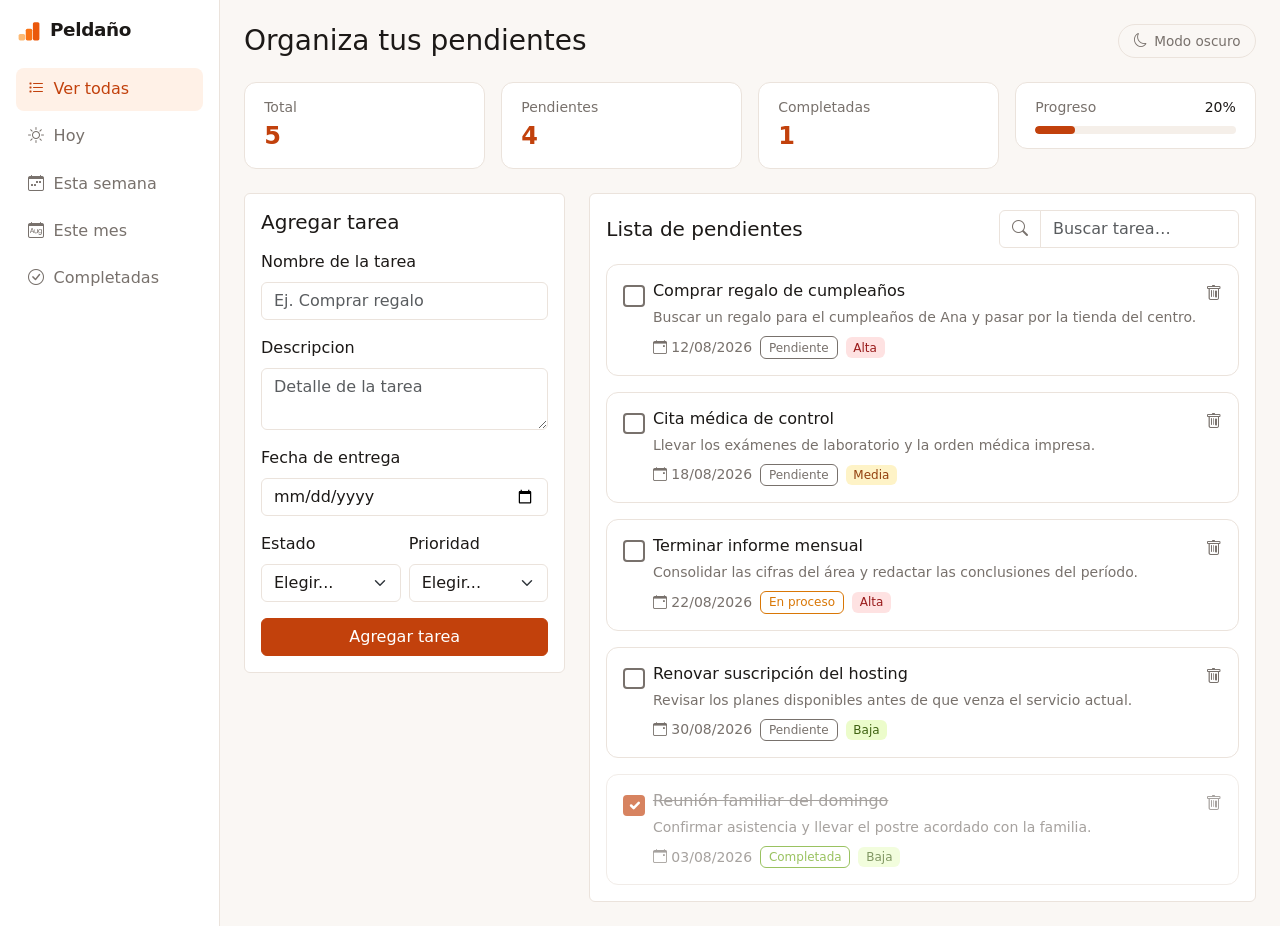
<file: index.html>
<!DOCTYPE html>
<html lang="es" data-bs-theme="light">
<head>
  <meta charset="UTF-8">
  <meta name="viewport" content="width=device-width, initial-scale=1.0">
  <title>Peldaño · Planificador de tareas</title>


  <link rel="icon" type="image/svg+xml"
        href="data:image/svg+xml,<svg xmlns='http://www.w3.org/2000/svg' viewBox='0 0 40 40'><rect x='4' y='26' width='10' height='10' rx='2.5' fill='%23fdba74'/><rect x='15' y='18' width='10' height='18' rx='2.5' fill='%23f97316'/><rect x='26' y='8' width='10' height='28' rx='2.5' fill='%23ea580c'/></svg>">


  <link href="https://cdn.jsdelivr.net/npm/bootstrap@5.3.3/dist/css/bootstrap.min.css" rel="stylesheet">

  <link rel="stylesheet" href="https://cdn.jsdelivr.net/npm/bootstrap-icons@1.11.3/font/bootstrap-icons.css">


  <link rel="stylesheet" href="css/styles.css">
</head>
<body>

  <div class="d-flex">


    <aside class="sidebar p-3">
      <div class="logo d-flex align-items-center gap-2 mb-4">
        <svg width="26" height="26" viewBox="0 0 40 40" role="img" aria-label="Peldaño">
          <rect x="4"  y="26" width="10" height="10" rx="2.5" fill="var(--logo-1)"/>
          <rect x="15" y="18" width="10" height="18" rx="2.5" fill="var(--logo-2)"/>
          <rect x="26" y="8"  width="10" height="28" rx="2.5" fill="var(--logo-3)"/>
        </svg>
        <span class="logo-texto">Peldaño</span>
      </div>

      <nav class="d-flex flex-column gap-1">
        <a href="#" class="sidebar-link active">
          <i class="bi bi-list-task"></i> Ver todas
        </a>
        <a href="#" class="sidebar-link">
          <i class="bi bi-sun"></i> Hoy
        </a>
        <a href="#" class="sidebar-link">
          <i class="bi bi-calendar-week"></i> Esta semana
        </a>
        <a href="#" class="sidebar-link">
          <i class="bi bi-calendar-month"></i> Este mes
        </a>
        <a href="#" class="sidebar-link">
          <i class="bi bi-check-circle"></i> Completadas
        </a>
      </nav>
    </aside>


    <main class="flex-grow-1 p-4">


      <div class="d-flex justify-content-between align-items-center mb-4">
        <h1 class="h3 mb-0">Organiza tus pendientes</h1>
        <button type="button" class="dark-mode-toggle" id="btnTema">
          <i class="bi bi-moon" id="iconoTema"></i> <span id="textoTema">Modo oscuro</span>
        </button>
      </div>


      <div class="row g-3 mb-4">
        <div class="col-6 col-md-4 col-lg-3">
          <div class="stat-card">
            <div class="text-muted small">Total</div>
            <div class="stat-value" id="statTotal">0</div>
          </div>
        </div>
        <div class="col-6 col-md-4 col-lg-3">
          <div class="stat-card">
            <div class="text-muted small">Pendientes</div>
            <div class="stat-value" id="statPendientes">0</div>
          </div>
        </div>
        <div class="col-6 col-md-4 col-lg-3">
          <div class="stat-card">
            <div class="text-muted small">Completadas</div>
            <div class="stat-value" id="statCompletadas">0</div>
          </div>
        </div>


        <div class="col-12 col-lg-3">
          <div class="stat-card">
            <div class="d-flex justify-content-between align-items-baseline">
              <span class="text-muted small">Progreso</span>
              <span class="small fw-medium" id="statProgresoLabel">0%</span>
            </div>
            <div class="progress mt-2" style="height: 8px;" id="statProgressBarContainer"
                 role="progressbar" aria-label="Progreso de tareas completadas"
                 aria-valuenow="0" aria-valuemin="0" aria-valuemax="100">
              <div class="progress-bar" id="statProgressBar" style="width: 0%"></div>
            </div>
          </div>
        </div>
      </div>

      <div class="row g-4">


        <div class="col-12 col-md-4">
          <div class="card">
            <div class="card-body">
              <h2 class="h5 card-title mb-3">Agregar tarea</h2>

  
              <div id="formAlert" class="alert alert-danger d-none" role="alert">
                <div class="d-flex gap-2">
                  <i class="bi bi-exclamation-triangle-fill"></i>
                  <div>
                    <strong class="d-block">Revisa el formulario</strong>
                    <ul id="formAlertList" class="mb-0 ps-3 small"></ul>
                  </div>
                </div>
              </div>

              <!-- Alerta de exito -->
              <div id="formSuccess" class="alert alert-success d-none" role="alert">
                <i class="bi bi-check-circle-fill"></i> Datos validos. Tarea lista para registrarse.
              </div>

              <form id="newTaskForm" novalidate>

                <div class="mb-3">
                  <label for="newTaskNameInput" class="form-label">Nombre de la tarea</label>
                  <input type="text" class="form-control" id="newTaskNameInput"
                         placeholder="Ej. Comprar regalo">
                </div>

                <div class="mb-3">
                  <label for="newTaskDescriptionInput" class="form-label">Descripcion</label>
                  <textarea class="form-control" id="newTaskDescriptionInput" rows="2"
                            placeholder="Detalle de la tarea"></textarea>
                </div>

                <div class="mb-3">
                  <label for="newTaskDueDateInput" class="form-label">Fecha de entrega</label>
                  <input type="date" class="form-control" id="newTaskDueDateInput">
                </div>

                <div class="row g-2 mb-3">
                  <div class="col-6">
                    <label for="newTaskStatusInput" class="form-label">Estado</label>
                    <select class="form-select" id="newTaskStatusInput">
                      <option value="">Elegir...</option>
                      <option value="pendiente">Pendiente</option>
                      <option value="proceso">En proceso</option>
                      <option value="completada">Completada</option>
                    </select>
                  </div>
                  <div class="col-6">
                    <label for="newTaskPriorityInput" class="form-label">Prioridad</label>
                    <select class="form-select" id="newTaskPriorityInput">
                      <option value="">Elegir...</option>
                      <option value="alta">Alta</option>
                      <option value="media">Media</option>
                      <option value="baja">Baja</option>
                    </select>
                  </div>
                </div>

                <button type="submit" class="btn btn-primary w-100">Agregar tarea</button>
              </form>
            </div>
          </div>
        </div>


        <div class="col-12 col-md-8">
          <div class="card">
            <div class="card-body">
              <div class="d-flex flex-wrap justify-content-between align-items-center gap-2 mb-3">
                <h2 class="h5 card-title mb-0">Lista de pendientes</h2>


                <div class="input-group buscador">
                  <span class="input-group-text"><i class="bi bi-search"></i></span>
                  <input type="search" class="form-control" placeholder="Buscar tarea…"
                         aria-label="Buscar tarea">
                </div>
              </div>

              <div id="listaTareas" class="d-flex flex-column gap-3">

                
                <div class="estado-vacio text-center py-5">
                  <i class="bi bi-clipboard-check"></i>
                  <p class="h6 mt-3 mb-1">Aun no tienes tareas</p>
                  <p class="text-muted small mb-0">Registra tu primera tarea en el formulario de la izquierda.</p>
                </div>



                <div class="card task-card">
                  <div class="card-body">
                    <div class="d-flex align-items-start gap-2">
                      <input class="form-check-input mt-1 flex-shrink-0" type="checkbox">
                      <div class="flex-grow-1">

                        <!-- Fila superior: nombre + acciones -->
                        <div class="d-flex justify-content-between align-items-start gap-2">
                          <h3 class="h6 mb-1">Comprar regalo de cumpleaños</h3>
                          <div class="d-flex gap-2 flex-shrink-0">
                            <i class="bi bi-pencil" role="button" title="Editar"></i>
                            <i class="bi bi-trash" role="button" title="Eliminar"></i>
                          </div>
                        </div>

         
                        <p class="small text-muted mb-2">Buscar un regalo para el cumpleaños de Ana y pasar por la tienda del centro.</p>


                        <div class="d-flex flex-wrap align-items-center gap-2">
                          <small class="text-muted"><i class="bi bi-calendar-event"></i> 12/08/2026</small>
                          <span class="badge badge-estado estado-pendiente">Pendiente</span>
                          <span class="badge badge-prioridad prioridad-alta">Alta</span>
                        </div>

                      </div>
                    </div>
                  </div>
                </div>


                <div class="card task-card">
                  <div class="card-body">
                    <div class="d-flex align-items-start gap-2">
                      <input class="form-check-input mt-1 flex-shrink-0" type="checkbox">
                      <div class="flex-grow-1">
                        <div class="d-flex justify-content-between align-items-start gap-2">
                          <h3 class="h6 mb-1">Cita médica de control</h3>
                          <div class="d-flex gap-2 flex-shrink-0">
                            <i class="bi bi-pencil" role="button" title="Editar"></i>
                            <i class="bi bi-trash" role="button" title="Eliminar"></i>
                          </div>
                        </div>
                        <p class="small text-muted mb-2">Llevar los exámenes de laboratorio y la orden médica impresa.</p>
                        <div class="d-flex flex-wrap align-items-center gap-2">
                          <small class="text-muted"><i class="bi bi-calendar-event"></i> 18/08/2026</small>
                          <span class="badge badge-estado estado-pendiente">Pendiente</span>
                          <span class="badge badge-prioridad prioridad-media">Media</span>
                        </div>
                      </div>
                    </div>
                  </div>
                </div>

       
                <div class="card task-card">
                  <div class="card-body">
                    <div class="d-flex align-items-start gap-2">
                      <input class="form-check-input mt-1 flex-shrink-0" type="checkbox">
                      <div class="flex-grow-1">
                        <div class="d-flex justify-content-between align-items-start gap-2">
                          <h3 class="h6 mb-1">Terminar informe mensual</h3>
                          <div class="d-flex gap-2 flex-shrink-0">
                            <i class="bi bi-pencil" role="button" title="Editar"></i>
                            <i class="bi bi-trash" role="button" title="Eliminar"></i>
                          </div>
                        </div>
                        <p class="small text-muted mb-2">Consolidar las cifras del área y redactar las conclusiones del período.</p>
                        <div class="d-flex flex-wrap align-items-center gap-2">
                          <small class="text-muted"><i class="bi bi-calendar-event"></i> 22/08/2026</small>
                          <span class="badge badge-estado estado-proceso">En proceso</span>
                          <span class="badge badge-prioridad prioridad-alta">Alta</span>
                        </div>
                      </div>
                    </div>
                  </div>
                </div>

               
                <div class="card task-card">
                  <div class="card-body">
                    <div class="d-flex align-items-start gap-2">
                      <input class="form-check-input mt-1 flex-shrink-0" type="checkbox">
                      <div class="flex-grow-1">
                        <div class="d-flex justify-content-between align-items-start gap-2">
                          <h3 class="h6 mb-1">Renovar suscripción del hosting</h3>
                          <div class="d-flex gap-2 flex-shrink-0">
                            <i class="bi bi-pencil" role="button" title="Editar"></i>
                            <i class="bi bi-trash" role="button" title="Eliminar"></i>
                          </div>
                        </div>
                        <p class="small text-muted mb-2">Revisar los planes disponibles antes de que venza el servicio actual.</p>
                        <div class="d-flex flex-wrap align-items-center gap-2">
                          <small class="text-muted"><i class="bi bi-calendar-event"></i> 30/08/2026</small>
                          <span class="badge badge-estado estado-pendiente">Pendiente</span>
                          <span class="badge badge-prioridad prioridad-baja">Baja</span>
                        </div>
                      </div>
                    </div>
                  </div>
                </div>

            
                <div class="card task-card task-completada">
                  <div class="card-body">
                    <div class="d-flex align-items-start gap-2">
                      <input class="form-check-input mt-1 flex-shrink-0" type="checkbox" checked>
                      <div class="flex-grow-1">
                        <div class="d-flex justify-content-between align-items-start gap-2">
                          <h3 class="h6 mb-1 text-decoration-line-through text-muted">Reunión familiar del domingo</h3>
                          <div class="d-flex gap-2 flex-shrink-0">
                            <i class="bi bi-pencil" role="button" title="Editar"></i>
                            <i class="bi bi-trash" role="button" title="Eliminar"></i>
                          </div>
                        </div>
                        <p class="small text-muted mb-2">Confirmar asistencia y llevar el postre acordado con la familia.</p>
                        <div class="d-flex flex-wrap align-items-center gap-2">
                          <small class="text-muted"><i class="bi bi-calendar-event"></i> 03/08/2026</small>
                          <span class="badge badge-estado estado-completada">Completada</span>
                          <span class="badge badge-prioridad prioridad-baja">Baja</span>
                        </div>
                      </div>
                    </div>
                  </div>
                </div>

              </div>
            </div>
          </div>
        </div>

      </div>
    </main>
  </div>

  <script src="https://cdn.jsdelivr.net/npm/bootstrap@5.3.3/dist/js/bootstrap.bundle.min.js"></script>

  
  <script src="js/dark.js"></script>
  <script src="js/taskManager.js"></script>
  <script src="js/index.js"></script>

</body>
</html>
</file>
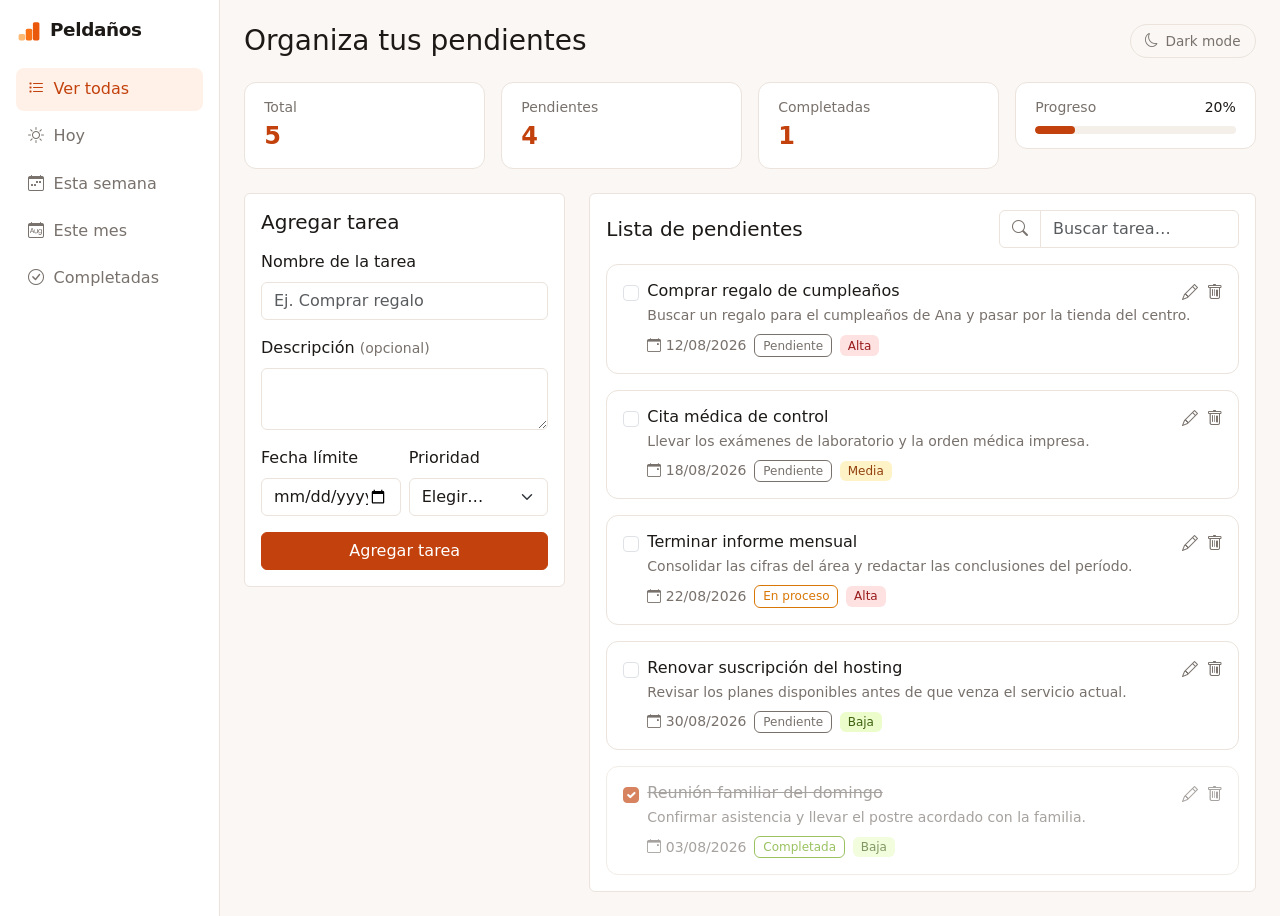
<file: HTML/index.html>
<!DOCTYPE html>
<html lang="es" data-bs-theme="light">
<head>
  <meta charset="UTF-8">
  <meta name="viewport" content="width=device-width, initial-scale=1.0">
  <title>Peldaño · Planificador de tareas</title>

  <!-- Favicon en SVG: los tres peldaños, embebidos como data URI -->
  <link rel="icon" type="image/svg+xml"
        href="data:image/svg+xml,<svg xmlns='http://www.w3.org/2000/svg' viewBox='0 0 40 40'><rect x='4' y='26' width='10' height='10' rx='2.5' fill='%23fdba74'/><rect x='15' y='18' width='10' height='18' rx='2.5' fill='%23f97316'/><rect x='26' y='8' width='10' height='28' rx='2.5' fill='%23ea580c'/></svg>">

  <!-- Bootstrap CSS por CDN -->
  <link href="https://cdn.jsdelivr.net/npm/bootstrap@5.3.3/dist/css/bootstrap.min.css" rel="stylesheet">
  <!-- Bootstrap Icons por CDN -->
  <link rel="stylesheet" href="https://cdn.jsdelivr.net/npm/bootstrap-icons@1.11.3/font/bootstrap-icons.css">

  <!-- Tu hoja de estilos propia (aqui viven las variables :root) -->
  <link rel="stylesheet" href="../css/styles.css">
</head>
<body>

  <div class="d-flex">

    <!-- SIDEBAR -->
    <aside class="sidebar p-3">
      <div class="logo d-flex align-items-center gap-2 mb-4">
        <svg width="26" height="26" viewBox="0 0 40 40" role="img" aria-label="Peldaño">
          <rect x="4"  y="26" width="10" height="10" rx="2.5" fill="var(--logo-1)"/>
          <rect x="15" y="18" width="10" height="18" rx="2.5" fill="var(--logo-2)"/>
          <rect x="26" y="8"  width="10" height="28" rx="2.5" fill="var(--logo-3)"/>
        </svg>
        <span class="logo-texto">Peldaños</span>
      </div>

      <nav class="d-flex flex-column gap-1">
        <a href="#" class="sidebar-link active">
          <i class="bi bi-list-task"></i> Ver todas
        </a>
        <a href="#" class="sidebar-link">
          <i class="bi bi-sun"></i> Hoy
        </a>
        <a href="#" class="sidebar-link">
          <i class="bi bi-calendar-week"></i> Esta semana
        </a>
        <a href="#" class="sidebar-link">
          <i class="bi bi-calendar-month"></i> Este mes
        </a>
        <a href="#" class="sidebar-link">
          <i class="bi bi-check-circle"></i> Completadas
        </a>
      </nav>
    </aside>

    <!-- CONTENIDO PRINCIPAL -->
    <main class="flex-grow-1 p-4">

      <!-- Encabezado -->
      <div class="d-flex justify-content-between align-items-center mb-4">
        <h1 class="h3 mb-0">Organiza tus pendientes</h1>
        <button type="button" class="dark-mode-toggle" id="btnTema"><i class="bi bi-moon"></i> Dark mode</button>
      </div>

      <!-- Tarjetas de estadisticas -->
      <div class="row g-3 mb-4">
        <div class="col-6 col-md-4 col-lg-3">
          <div class="stat-card">
            <div class="text-muted small">Total</div>
            <div class="stat-value">5</div>
          </div>
        </div>
        <div class="col-6 col-md-4 col-lg-3">
          <div class="stat-card">
            <div class="text-muted small">Pendientes</div>
            <div class="stat-value">4</div>
          </div>
        </div>
        <div class="col-6 col-md-4 col-lg-3">
          <div class="stat-card">
            <div class="text-muted small">Completadas</div>
            <div class="stat-value">1</div>
          </div>
        </div>

        <!-- Barra de progreso general -->
        <div class="col-12 col-lg-3">
          <div class="stat-card">
            <div class="d-flex justify-content-between align-items-baseline">
              <span class="text-muted small">Progreso</span>
              <span class="small fw-medium">20%</span>
            </div>
            <div class="progress mt-2" style="height: 8px;"
                 role="progressbar" aria-label="Progreso de tareas completadas"
                 aria-valuenow="20" aria-valuemin="0" aria-valuemax="100">
              <div class="progress-bar" style="width: 20%"></div>
            </div>
          </div>
        </div>
      </div>

      <div class="row g-4">

        <!-- FORMULARIO -->
        <div class="col-12 col-md-4">
          <div class="card">
            <div class="card-body">
              <h2 class="h5 card-title mb-3">Agregar tarea</h2>

              <form class="needs-validation" novalidate>

                <div class="mb-3">
                  <label for="nombreTarea" class="form-label">Nombre de la tarea</label>
                  <input type="text" class="form-control" id="nombreTarea"
                         placeholder="Ej. Comprar regalo"
                         required minlength="3" maxlength="60">
                  <div class="invalid-feedback">
                    El nombre debe tener entre 3 y 60 caracteres.
                  </div>
                </div>

                <div class="mb-3">
                  <label for="descripcionTarea" class="form-label">
                    Descripción <span class="text-muted small">(opcional)</span>
                  </label>
                  <textarea class="form-control" id="descripcionTarea" rows="2" maxlength="200"></textarea>
                  <div class="invalid-feedback">
                    La descripción no puede superar los 200 caracteres.
                  </div>
                </div>

                <div class="row g-2 mb-3">
                  <div class="col-6">
                    <label for="fechaTarea" class="form-label">Fecha límite</label>
                    <input type="date" class="form-control" id="fechaTarea" required>
                    <div class="invalid-feedback">
                      Selecciona una fecha límite.
                    </div>
                  </div>
                  <div class="col-6">
                    <label for="prioridadTarea" class="form-label">Prioridad</label>
                    <select class="form-select" id="prioridadTarea" required>
                      <option value="" selected disabled>Elegir…</option>
                      <option value="alta">Alta</option>
                      <option value="media">Media</option>
                      <option value="baja">Baja</option>
                    </select>
                    <div class="invalid-feedback">
                      Selecciona una prioridad.
                    </div>
                  </div>
                </div>

                <button type="submit" class="btn btn-primary w-100">Agregar tarea</button>
              </form>
            </div>
          </div>
        </div>

        <!-- LISTA DE TAREAS -->
        <div class="col-12 col-md-8">
          <div class="card">
            <div class="card-body">
              <div class="d-flex flex-wrap justify-content-between align-items-center gap-2 mb-3">
                <h2 class="h5 card-title mb-0">Lista de pendientes</h2>

                <!-- Buscador (solo visual por ahora) -->
                <div class="input-group buscador">
                  <span class="input-group-text"><i class="bi bi-search"></i></span>
                  <input type="search" class="form-control" placeholder="Buscar tarea…"
                         aria-label="Buscar tarea">
                </div>
              </div>

              <div id="listaTareas" class="d-flex flex-column gap-3">

                <!--
                  ESTADO VACIO
                  Se muestra cuando el usuario no tiene ninguna tarea registrada.
                  Esta comentado porque la guia pide cinco tarjetas visibles.
                  Para verlo: comenta las cinco tarjetas y descomenta este bloque.

                <div class="estado-vacio text-center py-5">
                  <i class="bi bi-clipboard-check"></i>
                  <p class="h6 mt-3 mb-1">Aun no tienes tareas</p>
                  <p class="text-muted small mb-0">Registra tu primera tarea en el formulario de la izquierda.</p>
                </div>
                -->


                <!-- TARJETA DE TAREA 1 -->
                <div class="card task-card">
                  <div class="card-body">
                    <div class="d-flex align-items-start gap-2">
                      <input class="form-check-input mt-1 flex-shrink-0" type="checkbox">
                      <div class="flex-grow-1">

                        <!-- Fila superior: nombre + acciones -->
                        <div class="d-flex justify-content-between align-items-start gap-2">
                          <h3 class="h6 mb-1">Comprar regalo de cumpleaños</h3>
                          <div class="d-flex gap-2 flex-shrink-0">
                            <i class="bi bi-pencil" role="button" title="Editar"></i>
                            <i class="bi bi-trash" role="button" title="Eliminar"></i>
                          </div>
                        </div>

                        <!-- Descripcion -->
                        <p class="small text-muted mb-2">Buscar un regalo para el cumpleaños de Ana y pasar por la tienda del centro.</p>

                        <!-- Metadatos: fecha + estado + prioridad -->
                        <div class="d-flex flex-wrap align-items-center gap-2">
                          <small class="text-muted"><i class="bi bi-calendar-event"></i> 12/08/2026</small>
                          <span class="badge badge-estado estado-pendiente">Pendiente</span>
                          <span class="badge badge-prioridad prioridad-alta">Alta</span>
                        </div>

                      </div>
                    </div>
                  </div>
                </div>

                <!-- TARJETA DE TAREA 2 -->
                <div class="card task-card">
                  <div class="card-body">
                    <div class="d-flex align-items-start gap-2">
                      <input class="form-check-input mt-1 flex-shrink-0" type="checkbox">
                      <div class="flex-grow-1">
                        <div class="d-flex justify-content-between align-items-start gap-2">
                          <h3 class="h6 mb-1">Cita médica de control</h3>
                          <div class="d-flex gap-2 flex-shrink-0">
                            <i class="bi bi-pencil" role="button" title="Editar"></i>
                            <i class="bi bi-trash" role="button" title="Eliminar"></i>
                          </div>
                        </div>
                        <p class="small text-muted mb-2">Llevar los exámenes de laboratorio y la orden médica impresa.</p>
                        <div class="d-flex flex-wrap align-items-center gap-2">
                          <small class="text-muted"><i class="bi bi-calendar-event"></i> 18/08/2026</small>
                          <span class="badge badge-estado estado-pendiente">Pendiente</span>
                          <span class="badge badge-prioridad prioridad-media">Media</span>
                        </div>
                      </div>
                    </div>
                  </div>
                </div>

                <!-- TARJETA DE TAREA 3 -->
                <div class="card task-card">
                  <div class="card-body">
                    <div class="d-flex align-items-start gap-2">
                      <input class="form-check-input mt-1 flex-shrink-0" type="checkbox">
                      <div class="flex-grow-1">
                        <div class="d-flex justify-content-between align-items-start gap-2">
                          <h3 class="h6 mb-1">Terminar informe mensual</h3>
                          <div class="d-flex gap-2 flex-shrink-0">
                            <i class="bi bi-pencil" role="button" title="Editar"></i>
                            <i class="bi bi-trash" role="button" title="Eliminar"></i>
                          </div>
                        </div>
                        <p class="small text-muted mb-2">Consolidar las cifras del área y redactar las conclusiones del período.</p>
                        <div class="d-flex flex-wrap align-items-center gap-2">
                          <small class="text-muted"><i class="bi bi-calendar-event"></i> 22/08/2026</small>
                          <span class="badge badge-estado estado-proceso">En proceso</span>
                          <span class="badge badge-prioridad prioridad-alta">Alta</span>
                        </div>
                      </div>
                    </div>
                  </div>
                </div>

                <!-- TARJETA DE TAREA 4 -->
                <div class="card task-card">
                  <div class="card-body">
                    <div class="d-flex align-items-start gap-2">
                      <input class="form-check-input mt-1 flex-shrink-0" type="checkbox">
                      <div class="flex-grow-1">
                        <div class="d-flex justify-content-between align-items-start gap-2">
                          <h3 class="h6 mb-1">Renovar suscripción del hosting</h3>
                          <div class="d-flex gap-2 flex-shrink-0">
                            <i class="bi bi-pencil" role="button" title="Editar"></i>
                            <i class="bi bi-trash" role="button" title="Eliminar"></i>
                          </div>
                        </div>
                        <p class="small text-muted mb-2">Revisar los planes disponibles antes de que venza el servicio actual.</p>
                        <div class="d-flex flex-wrap align-items-center gap-2">
                          <small class="text-muted"><i class="bi bi-calendar-event"></i> 30/08/2026</small>
                          <span class="badge badge-estado estado-pendiente">Pendiente</span>
                          <span class="badge badge-prioridad prioridad-baja">Baja</span>
                        </div>
                      </div>
                    </div>
                  </div>
                </div>

                <!-- TARJETA DE TAREA 5 (completada) -->
                <div class="card task-card task-completada">
                  <div class="card-body">
                    <div class="d-flex align-items-start gap-2">
                      <input class="form-check-input mt-1 flex-shrink-0" type="checkbox" checked>
                      <div class="flex-grow-1">
                        <div class="d-flex justify-content-between align-items-start gap-2">
                          <h3 class="h6 mb-1 text-decoration-line-through text-muted">Reunión familiar del domingo</h3>
                          <div class="d-flex gap-2 flex-shrink-0">
                            <i class="bi bi-pencil" role="button" title="Editar"></i>
                            <i class="bi bi-trash" role="button" title="Eliminar"></i>
                          </div>
                        </div>
                        <p class="small text-muted mb-2">Confirmar asistencia y llevar el postre acordado con la familia.</p>
                        <div class="d-flex flex-wrap align-items-center gap-2">
                          <small class="text-muted"><i class="bi bi-calendar-event"></i> 03/08/2026</small>
                          <span class="badge badge-estado estado-completada">Completada</span>
                          <span class="badge badge-prioridad prioridad-baja">Baja</span>
                        </div>
                      </div>
                    </div>
                  </div>
                </div>

              </div>
            </div>
          </div>
        </div>

      </div>
    </main>
  </div>

  <script src="https://cdn.jsdelivr.net/npm/bootstrap@5.3.3/dist/js/bootstrap.bundle.min.js"></script>

  <!--
    Activacion de las validaciones visuales de Bootstrap.
    Este bloque es el que provee la documentacion oficial de Bootstrap.
  -->
  <script>
    // 1. Buscamos todos los formularios que tengan la clase "needs-validation"
    const formularios = document.querySelectorAll('.needs-validation');

    // 2. A cada uno le escuchamos el evento "submit" (cuando se intenta enviar)
    formularios.forEach(function (formulario) {
      formulario.addEventListener('submit', function (evento) {

        // 3. checkValidity() revisa TODOS los atributos (required, minlength, etc.)
        //    y devuelve true si todo esta correcto, false si algo falla.
        if (!formulario.checkValidity()) {
          evento.preventDefault();   // cancela el envio
          evento.stopPropagation();  // evita que el evento siga propagandose
        }

        // 4. Agregamos la clase "was-validated": esto le dice a Bootstrap
        //    que pinte los bordes de rojo/verde y muestre los mensajes.
        formulario.classList.add('was-validated');
      });
    });
  </script>









  <!-- ============================================
       CAMBIO DE TEMA (claro / oscuro)
       ============================================ -->
  <script>
    const btnTema   = document.getElementById('btnTema');
    const iconoTema = document.getElementById('iconoTema');
    const textoTema = document.getElementById('textoTema');
    const html      = document.documentElement;   // la etiqueta <html>

    btnTema.addEventListener('click', function () {

      // 1. Leemos el tema actual del atributo data-bs-theme
      const temaActual = html.getAttribute('data-bs-theme');

      // 2. Calculamos el opuesto
      const temaNuevo = temaActual === 'dark' ? 'light' : 'dark';

      // 3. Lo aplicamos: esto dispara TODO el cambio de colores
      html.setAttribute('data-bs-theme', temaNuevo);

      // 4. Actualizamos el icono y el texto del boton
      if (temaNuevo === 'dark') {
        iconoTema.className = 'bi bi-sun';
        textoTema.textContent = 'Modo claro';
      } else {
        iconoTema.className = 'bi bi-moon';
        textoTema.textContent = 'Modo oscuro';
      }
    });
  </script>
</body>
</html>
</file>
<file: css/styles.css>
/* ============================================
   PALETA TERRACOTA - MODO CLARO (por defecto)
   ============================================ */
:root {
  /* Marca */
  --color-primary: #c2410c;
  --color-primary-hover: #9a3412;
  --color-primary-tint: #fff1e7;
  --color-on-primary: #ffffff;

  /* Superficies */
  --color-bg: #faf7f4;
  --color-surface: #ffffff;
  --color-surface-alt: #f5efe9;

  /* Texto */
  --color-text: #1c1917;
  --color-text-muted: #78716c;

  /* Bordes */
  --color-border: #ebe3dc;

  /* Prioridad (relleno suave + texto oscuro del mismo tono) */
  --alta-bg: #fee2e2;      --alta-text: #991b1b;
  --media-bg: #fef3c7;     --media-text: #92400e;
  --baja-bg: #ecfccb;      --baja-text: #3f6212;

  /* Estado (solo borde y texto, sin relleno) */
  --pendiente: #78716c;
  --proceso: #d97706;
  --completada: #65a30d;

  /* Logo Peldano: tres escalones, del mas claro al mas oscuro */
  --logo-1: #fdba74;
  --logo-2: #f97316;
  --logo-3: #ea580c;
}

/* ============================================
   PALETA TERRACOTA - MODO OSCURO
   Se activa cuando <html> tiene data-bs-theme="dark"
   ============================================ */
[data-bs-theme="dark"] {
  --color-primary: #fb923c;
  --color-primary-hover: #fdba74;
  --color-primary-tint: #2d1f16;
  --color-on-primary: #17120f;

  --color-bg: #17120f;
  --color-surface: #221b16;
  --color-surface-alt: #2a211b;

  --color-text: #f5f0eb;
  --color-text-muted: #a89a8f;

  --color-border: #362b23;

  --alta-bg: #3f1d1d;      --alta-text: #fca5a5;
  --media-bg: #3d2f14;     --media-text: #fcd34d;
  --baja-bg: #2b3618;      --baja-text: #bef264;

  --pendiente: #a8a29e;
  --proceso: #f59e0b;
  --completada: #a3e635;

  --logo-1: #7c4a2a;
  --logo-2: #ea7c3c;
  --logo-3: #fb923c;
}

/* ============================================
   BASE
   ============================================ */
body {
  background-color: var(--color-bg);
  color: var(--color-text);
}

/* Sobrescribimos las variables internas de Bootstrap
   para que sus componentes usen NUESTROS colores */
.card {
  --bs-card-bg: var(--color-surface);
  --bs-card-border-color: var(--color-border);
  --bs-card-color: var(--color-text);
}

.form-control,
.form-select {
  background-color: var(--color-surface);
  border-color: var(--color-border);
  color: var(--color-text);
}

.form-control:focus,
.form-select:focus {
  border-color: var(--color-primary);
  box-shadow: 0 0 0 3px var(--color-primary-tint);
}

.btn-primary {
  --bs-btn-bg: var(--color-primary);
  --bs-btn-border-color: var(--color-primary);
  --bs-btn-color: var(--color-on-primary);
  --bs-btn-hover-bg: var(--color-primary-hover);
  --bs-btn-hover-border-color: var(--color-primary-hover);
  --bs-btn-hover-color: var(--color-on-primary);
}

.form-check-input:checked {
  background-color: var(--color-primary);
  border-color: var(--color-primary);
}

/* ============================================
   SIDEBAR
   ============================================ */
.sidebar {
  width: 220px;
  background-color: var(--color-surface);
  border-right: 1px solid var(--color-border);
  min-height: 100vh;
}

.sidebar .logo {
  font-weight: 700;
  color: var(--color-primary);
}

.sidebar-link {
  display: flex;
  align-items: center;
  gap: 0.6rem;
  padding: 0.6rem 0.75rem;
  border-radius: 0.5rem;
  color: var(--color-text-muted);
  text-decoration: none;
  transition: background-color 0.15s ease;
}

.sidebar-link:hover {
  background-color: var(--color-surface-alt);
  color: var(--color-text);
}

.sidebar-link.active {
  background-color: var(--color-primary-tint);
  color: var(--color-primary);
  font-weight: 500;
}

/* ============================================
   TARJETAS DE ESTADISTICAS
   ============================================ */
.stat-card {
  background-color: var(--color-surface);
  border: 1px solid var(--color-border);
  border-radius: 0.75rem;
  padding: 0.9rem 1.2rem;
}

.stat-card .stat-value {
  font-size: 1.5rem;
  font-weight: 700;
  color: var(--color-primary);
}

/* ============================================
   BOTON DARK MODE
   ============================================ */
.dark-mode-toggle {
  background-color: transparent;
  border: 1px solid var(--color-border);
  color: var(--color-text-muted);
  border-radius: 999px;
  padding: 0.35rem 0.9rem;
  font-size: 0.85rem;
  display: inline-flex;
  align-items: center;
  gap: 0.4rem;
  cursor: pointer;
}

.dark-mode-toggle:hover {
  border-color: var(--color-primary);
  color: var(--color-primary);
}

/* ============================================
   TARJETA DE TAREA
   ============================================ */
.task-card {
  border: 1px solid var(--color-border);
  border-radius: 0.75rem;
  transition: border-color 0.15s ease;
}

.task-card:hover {
  border-color: var(--color-primary);
}

.task-completada {
  opacity: 0.65;
}

/* Checkbox de "marcar como hecha": mas grande y con color de marca para que resalte */
.task-toggle {
  width: 1.35rem;
  height: 1.35rem;
  cursor: pointer;
  border-width: 2px;
  border-color: var(--color-text-muted);
  transition: transform 0.15s ease, border-color 0.15s ease;
}

.task-toggle:hover {
  border-color: var(--color-primary);
  transform: scale(1.08);
}

.task-toggle:focus {
  box-shadow: 0 0 0 3px var(--color-primary-tint);
}

/* Estado: pill con borde, sin relleno */
.badge-estado {
  font-weight: 500;
  background-color: transparent;
  border: 1px solid currentColor;
}

.estado-pendiente  { color: var(--pendiente); }
.estado-proceso    { color: var(--proceso); }
.estado-completada { color: var(--completada); }

/* Prioridad: pill con relleno suave */
.badge-prioridad {
  font-weight: 500;
}

.prioridad-alta  { background-color: var(--alta-bg);  color: var(--alta-text); }
.prioridad-media { background-color: var(--media-bg); color: var(--media-text); }
.prioridad-baja  { background-color: var(--baja-bg);  color: var(--baja-text); }

/* ============================================
   ICONOS DE ACCION
   ============================================ */
.bi-pencil,
.bi-trash {
  cursor: pointer;
  font-size: 1rem;
  color: var(--color-text-muted);
  transition: color 0.15s ease;
}

.bi-pencil:hover { color: var(--color-primary); }
.bi-trash:hover  { color: #dc2626; }

/* Texto atenuado: forzamos nuestro color en vez del de Bootstrap */
.text-muted {
  color: var(--color-text-muted) !important;
}

/* ============================================
   LOGO
   ============================================ */
.logo-texto {
  font-size: 1.15rem;
  font-weight: 700;
  letter-spacing: -0.02em;
  color: var(--color-text);
}

/* ============================================
   BUSCADOR
   ============================================ */
.buscador {
  max-width: 240px;
}

.buscador .input-group-text {
  background-color: var(--color-surface);
  border-color: var(--color-border);
  color: var(--color-text-muted);
}

/* ============================================
   BARRA DE PROGRESO
   ============================================ */
.progress {
  background-color: var(--color-surface-alt);
  border-radius: 999px;
}

.progress-bar {
  background-color: var(--color-primary);
  border-radius: 999px;
}

/* ============================================
   ESTADO VACIO
   ============================================ */
.estado-vacio i {
  font-size: 2.75rem;
  color: var(--color-text-muted);
  opacity: 0.5;
}
</file>
